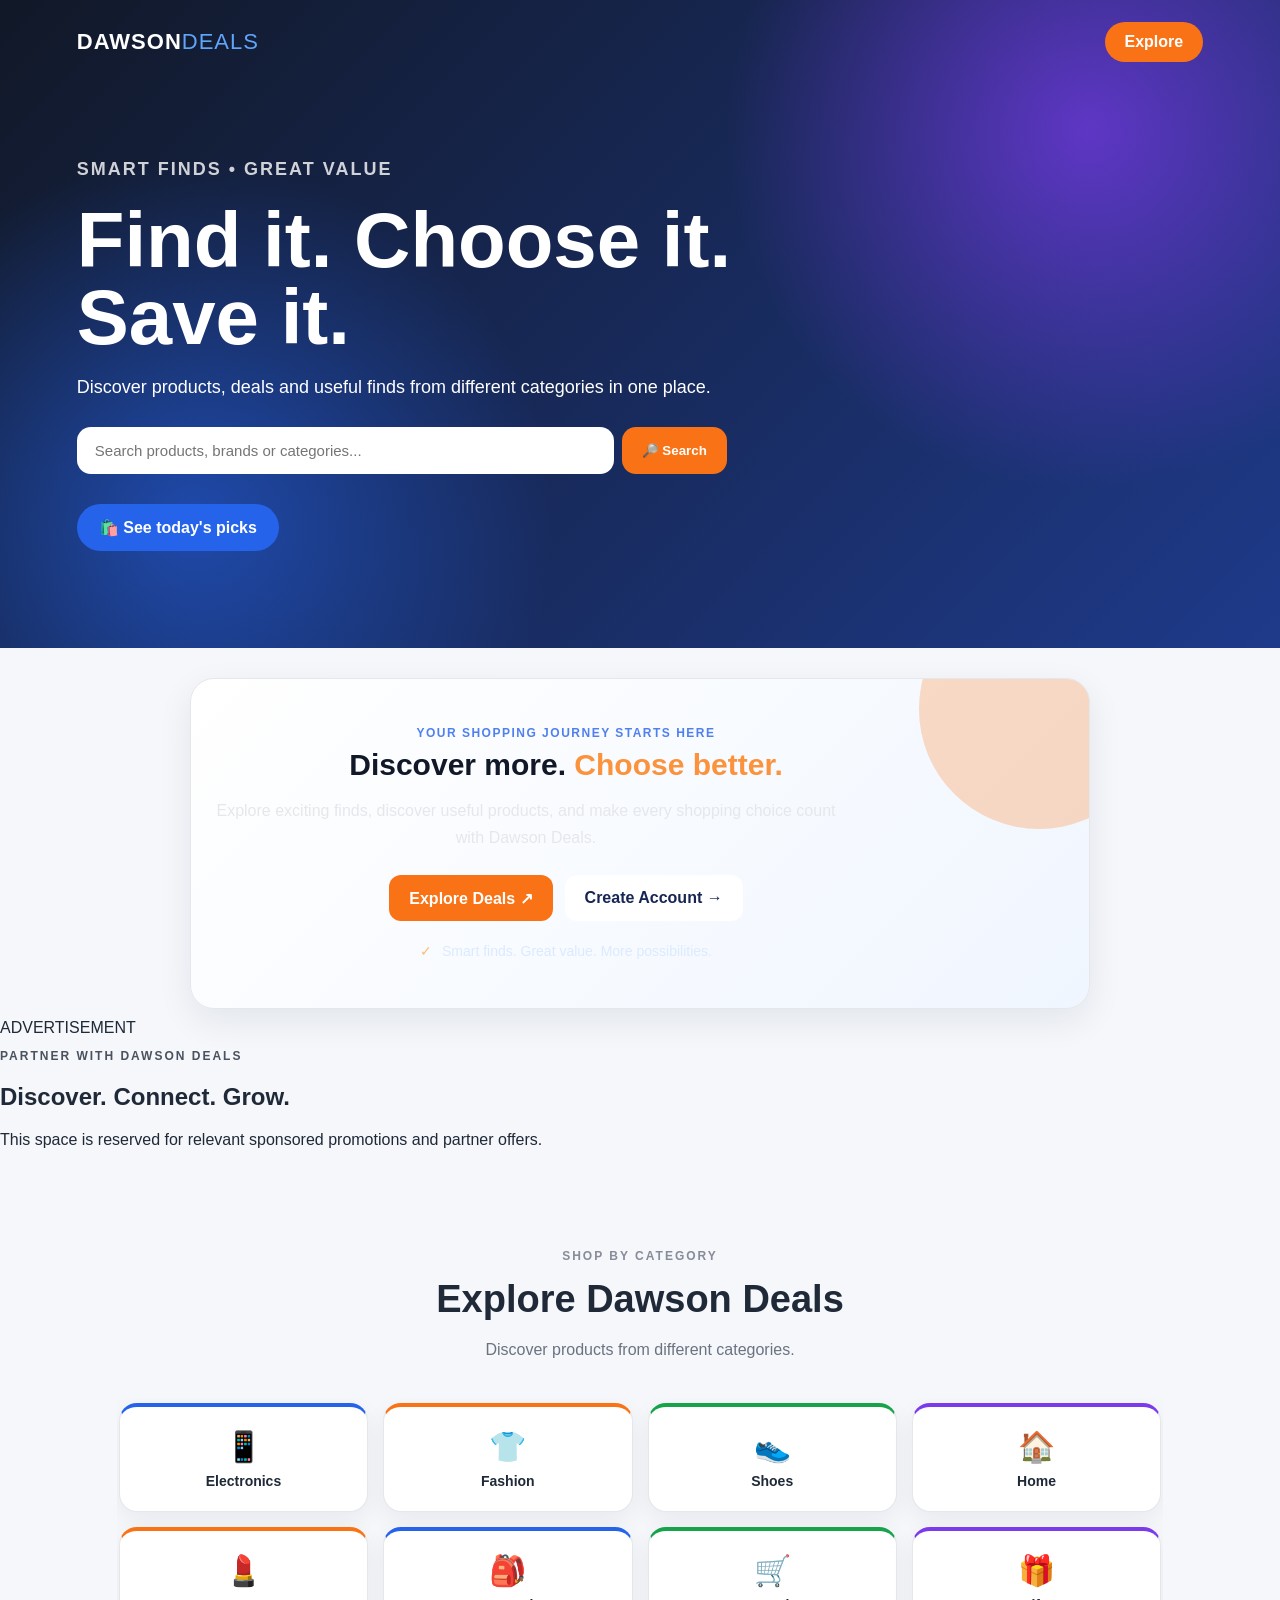
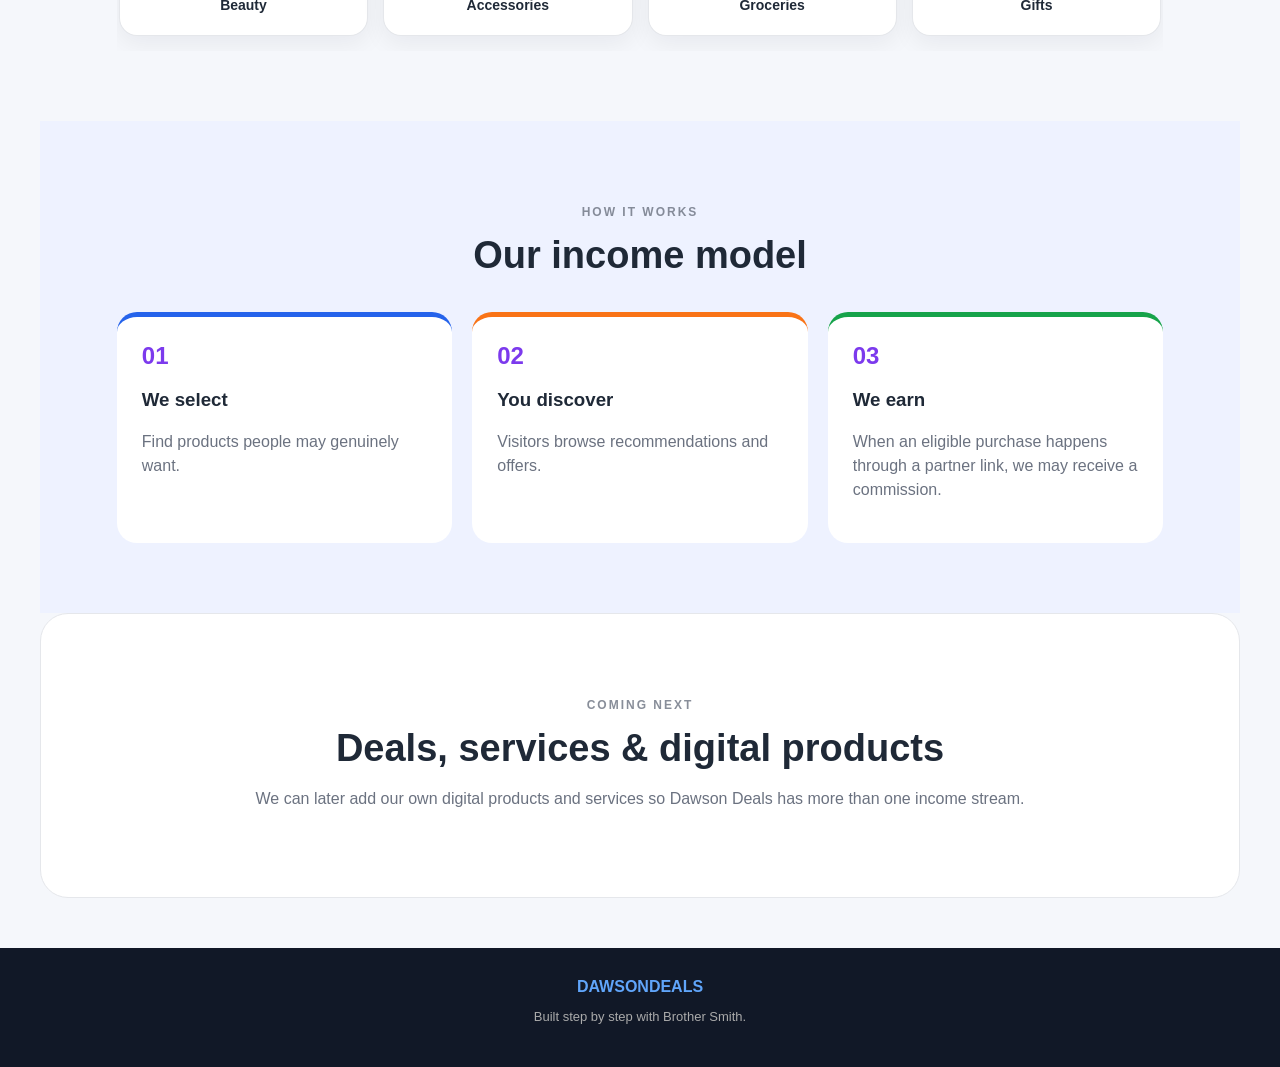
<file: index.html>
<!DOCTYPE html>
<html lang="en">
<head>
  <meta charset="UTF-8">
  <meta name="viewport" content="width=device-width, initial-scale=1.0">

  <title>Dawson Deals | Smart Finds, Better Prices</title>

  <meta
    name="description"
    content="Discover useful products, deals and opportunities from Dawson Deals."
  >

  <link rel="stylesheet" href="style.css">
</head>

<body>

  <!-- =========================
       HEADER
  ========================== -->

  <header class="hero">

    <nav>
      <div class="logo">
        DAWSON<span>DEALS</span>
      </div>

      <a href="#deals" class="nav-btn">
        Explore
      </a>  
    </nav>

    <div class="hero-content">

      <p class="eyebrow">
        SMART FINDS • GREAT VALUE
      </p>

      <h1>
        Find it. Choose it. Save it.
      </h1>

      <p>
        Discover products, deals and useful finds
        from different categories in one place.
      </p>

      <!-- SEARCH -->

      <div class="search-box">

        <input
          type="search"
          id="searchInput"
          placeholder="Search products, brands or categories..."
        >

        <button onclick="searchProducts()">
          🔎 Search
        </button>

      </div>

      <a href="#deals" class="cta">
        🛍️ See today's picks
      </a>

    </div>

  </header>

<!-- PREMIUM ACCOUNT WELCOME -->
<section class="account-welcome">
  <div class="welcome-content">
    <p class="eyebrow">YOUR SHOPPING JOURNEY STARTS HERE</p>

    <h2>
      Discover more.
      <span>Choose better.</span>
    </h2>

    <p class="welcome-description">
      Explore exciting finds, discover useful products,
      and make every shopping choice count with Dawson Deals.
    </p>

    <div class="account-actions">
      <a href="#deals" class="account-btn login-btn">
        Explore Deals &#8599;
      </a>

      <a href="signup.html" class="account-btn signup-btn">
        Create Account &#8594;
      </a>
    </div>

    <p class="welcome-note">
      <span>&#10003;</span>
      Smart finds. Great value. More possibilities.
    </p>
  </div>

</section>

  <main>

<!-- ADVERTISEMENT SPACE -->
<section class="ad-section">
  <div class="ad-label">ADVERTISEMENT</div>

  <div class="ad-content">
    <p class="eyebrow">PARTNER WITH DAWSON DEALS</p>
    <h2>Discover. Connect. Grow.</h2>
    <p>
      This space is reserved for relevant sponsored promotions
      and partner offers.
    </p>
  </div>
</section>

    <!-- =========================
         CATEGORIES
    ========================== -->

    <section class="section categories">

      <div class="section-title">

        <p class="eyebrow">
          SHOP BY CATEGORY
        </p>

        <h2>
          Explore Dawson Deals
        </h2>

        <p>
          Discover products from different categories.
        </p>

      </div>


      <div class="category-list">

        <a href="#deals" class="category">
          📱
          <span>Electronics</span>
        </a>

        <a href="#deals" class="category">
          👕
          <span>Fashion</span>
        </a>

        <a href="#deals" class="category">
          👟
          <span>Shoes</span>
        </a>

        <a href="#deals" class="category">
          🏠
          <span>Home</span>
        </a>

        <a href="#deals" class="category">
          💄
          <span>Beauty</span>
        </a>

        <a href="#deals" class="category">
          🎒
          <span>Accessories</span>
        </a>

        <a href="#deals" class="category">
          🛒
          <span>Groceries</span>
        </a>

        <a href="#deals" class="category">
          🎁
          <span>Gifts</span>
        </a>

      </div>

    </section>


    <!-- =========================
         TODAY'S DEALS
    ========================== -->

   
           

    <!-- =========================
         HOW IT WORKS
    ========================== -->

    <section class="how section">

      <div class="section-title">

        <p class="eyebrow">
          HOW IT WORKS
        </p>

        <h2>
          Our income model
        </h2>

      </div>


      <div class="steps">

        <div>
          <b>01</b>

          <h3>
            We select
          </h3>

          <p>
            Find products people may genuinely want.
          </p>
        </div>


        <div>
          <b>02</b>

          <h3>
            You discover
          </h3>

          <p>
            Visitors browse recommendations and offers.
          </p>
        </div>


        <div>
          <b>03</b>

          <h3>
            We earn
          </h3>

          <p>
            When an eligible purchase happens through
            a partner link, we may receive a commission.
          </p>
        </div>

      </div>

    </section>


    <!-- =========================
         COMING NEXT
    ========================== -->

    <section class="section join">

      <p class="eyebrow">
        COMING NEXT
      </p>

      <h2>
        Deals, services & digital products
      </h2>

      <p>
        We can later add our own digital products and
        services so Dawson Deals has more than one
        income stream.
      </p>

    </section>

  </main>


  <!-- =========================
       FOOTER
  ========================== -->

  <footer>

    <strong>
      DAWSONDEALS
    </strong>

    <p>
      Built step by step with Brother Smith.
    </p>

  </footer>


  <!-- =========================
       JAVASCRIPT
  ========================== -->

  <script>

    function showMessage() {

      alert(
        "Deal links are not connected yet. Next step: add our real affiliate partner links."
      );

    }


    function searchProducts() {

      const input =
        document.getElementById("searchInput").value.trim();

      if (input === "") {

        alert("Please enter a product or category to search.");

        return;
      }

      alert(
        "Search for \"" + input + "\" will be connected to our product system next."
      );

    }

  </script>

</body>
</html>
</file>
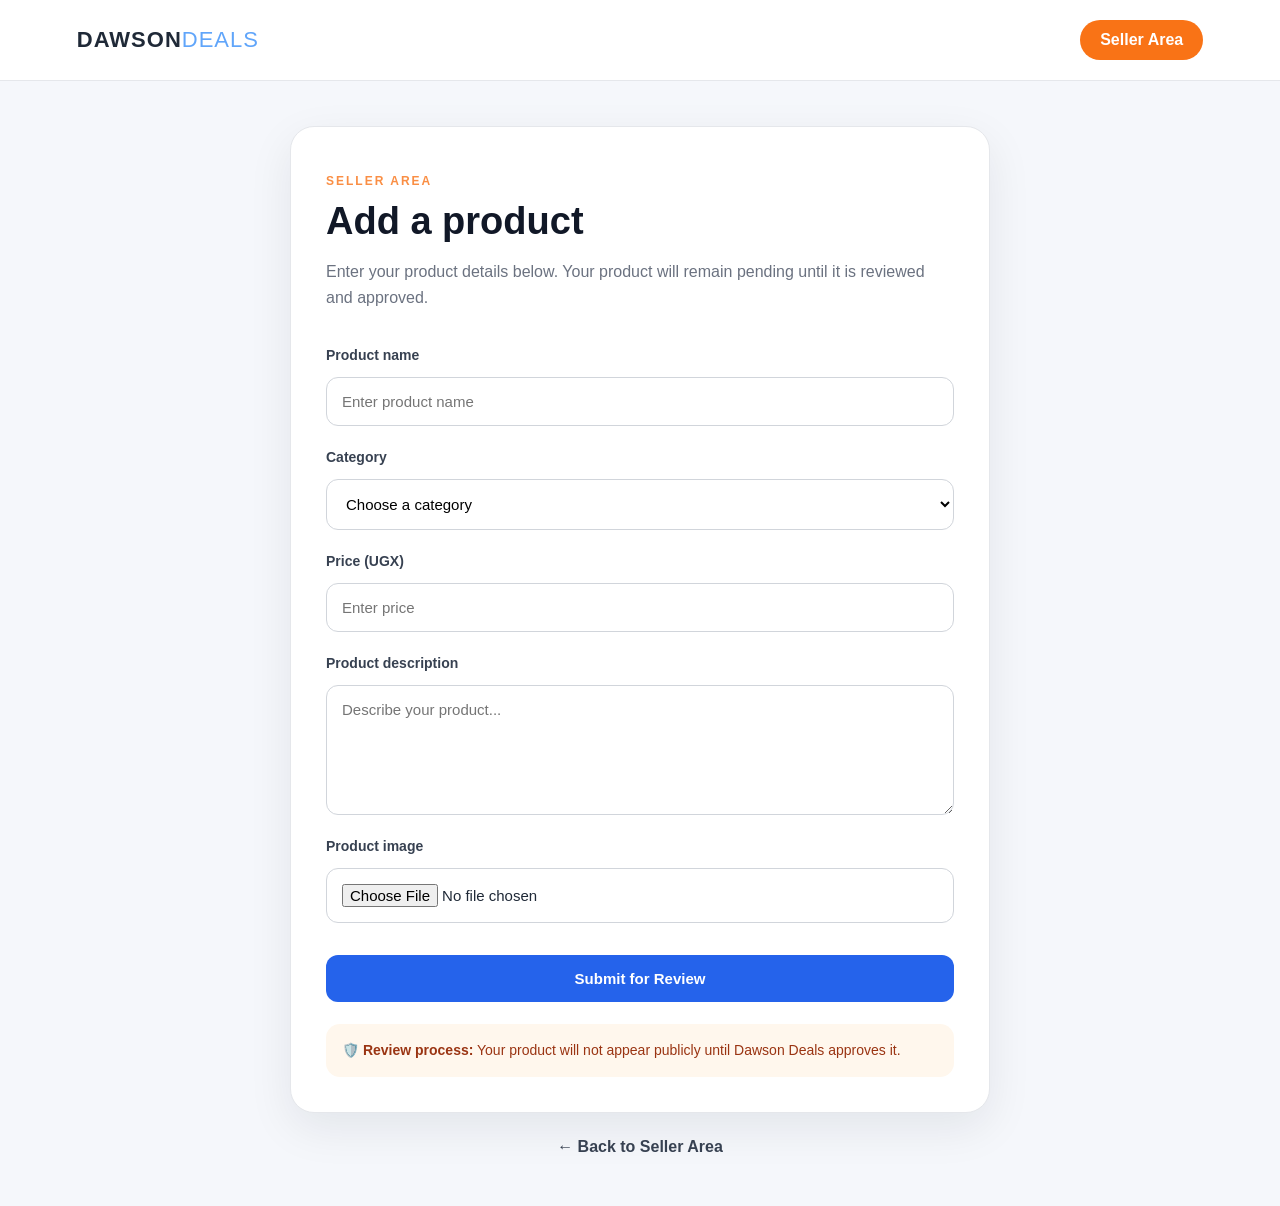
<file: add-product.html>
<!DOCTYPE html><html lang="en">
<head>
  <meta charset="UTF-8">
  <meta name="viewport" content="width=device-width, initial-scale=1.0">  <title>Add Product | Dawson Deals</title>  <link rel="stylesheet" href="style.css">
</head><body>  <main class="add-product-page"><header class="seller-header">
  <div class="logo">
    DAWSON<span>DEALS</span>
  </div>

  <a href="seller.html" class="nav-btn">
    Seller Area
  </a>
</header>


<section class="add-product-box">

  <p class="eyebrow">SELLER AREA</p>

  <h1>Add a product</h1>

  <p class="add-product-intro">
    Enter your product details below. Your product will remain
    pending until it is reviewed and approved.
  </p>


  <form id="productForm">

    <label for="productName">
      Product name
    </label>

    <input
      type="text"
      id="productName"
      placeholder="Enter product name"
      required
    >


    <label for="productCategory">
      Category
    </label>

    <select id="productCategory" required>

      <option value="">
        Choose a category
      </option>

      <option>Electronics</option>
      <option>Fashion</option>
      <option>Shoes</option>
      <option>Home</option>
      <option>Beauty</option>
      <option>Accessories</option>
      <option>Groceries</option>
      <option>Gifts</option>

    </select>


    <label for="productPrice">
      Price (UGX)
    </label>

    <input
      type="number"
      id="productPrice"
      placeholder="Enter price"
      min="0"
      required
    >


    <label for="productDescription">
      Product description
    </label>

    <textarea
      id="productDescription"
      placeholder="Describe your product..."
      rows="5"
      required
    ></textarea>


    <label for="productImage">
      Product image
    </label>

    <input
      type="file"
      id="productImage"
      accept="image/*"
      required
    >


    <button type="submit">
      Submit for Review
    </button>

  </form>


  <div class="pending-notice">
    🛡️ <strong>Review process:</strong>
    Your product will not appear publicly until Dawson Deals
    approves it.
  </div>

</section>


<a href="seller.html" class="back-home">
  ← Back to Seller Area
</a>

  </main>  <script>
    document.getElementById("productForm").addEventListener("submit", function(event) {

      event.preventDefault();

      alert("Product submission form is ready. Next we will connect it to the real pending/approval system.");

    });
  </script></body>
</html>
</file>
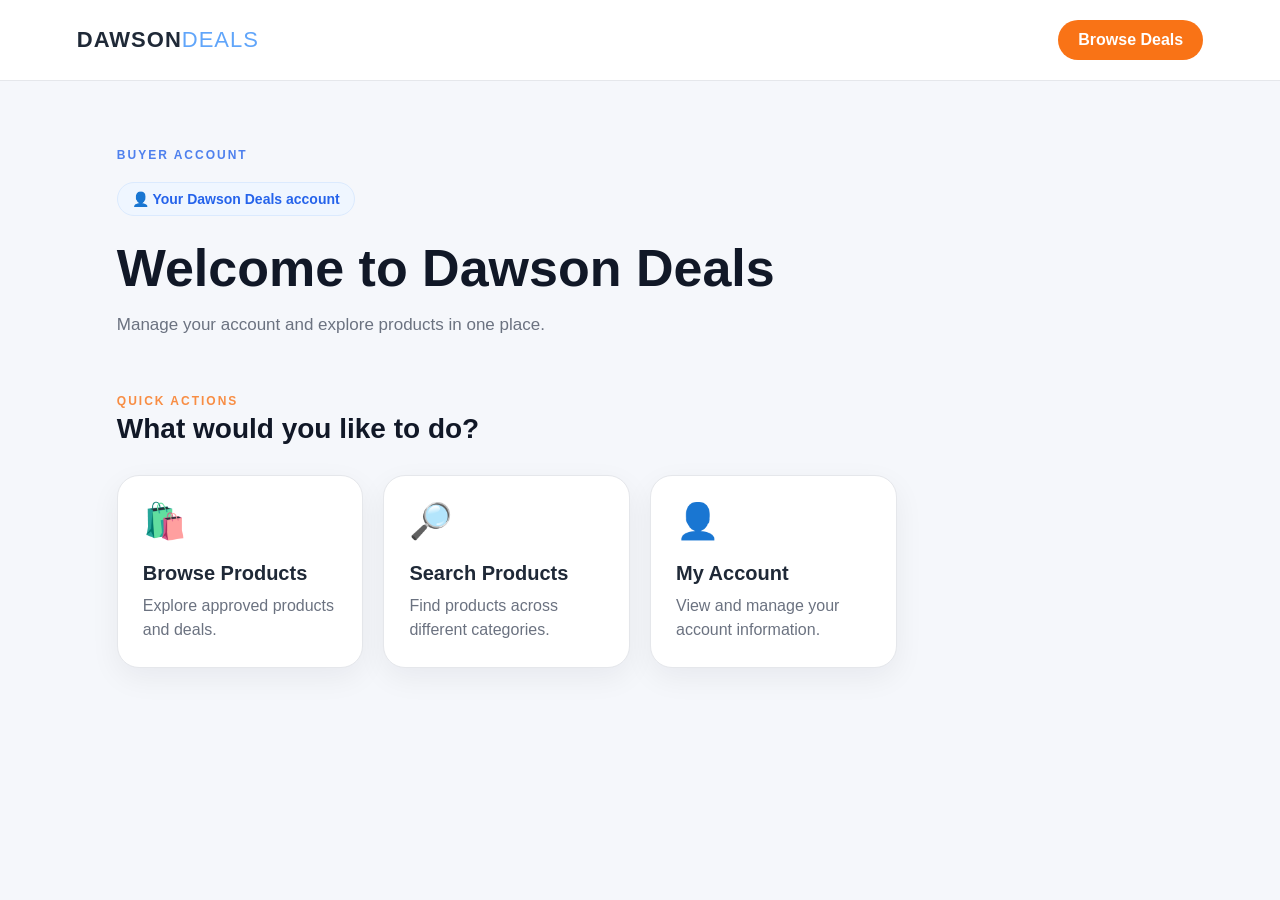
<file: dashboard.html>
<!DOCTYPE html>
<html lang="en">
<head>
  <meta charset="UTF-8">
  <meta name="viewport" content="width=device-width, initial-scale=1.0">

  <title>My Account | Dawson Deals</title>

  <link rel="stylesheet" href="style.css">
</head>

<body>

  <main class="dashboard-page">

    <header class="dashboard-header">

      <div class="logo">
        DAWSON<span>DEALS</span>
      </div>

      <a href="index.html" class="nav-btn">
        Browse Deals
      </a>

    </header>

    <section class="dashboard-welcome">

      <p class="eyebrow">BUYER ACCOUNT</p>
<p class="account-status">
  👤 Your Dawson Deals account
</p>
      <h1>Welcome to Dawson Deals</h1>

      <p>
        Manage your account and explore products in one place.
      </p>

    </section>
<div class="quick-actions-title">
  <p class="eyebrow">QUICK ACTIONS</p>
  <h2>What would you like to do?</h2>
</div>
    <section class="dashboard-grid">

      <a href="index.html" class="dashboard-card">
        <span>🛍️</span>
        <h2>Browse Products</h2>
        <p>Explore approved products and deals.</p>
      </a>

      <a href="index.html" class="dashboard-card">
        <span>🔎</span>
        <h2>Search Products</h2>
        <p>Find products across different categories.</p>
      </a>

      <a href="profile.html" class="dashboard-card">
        <span>👤</span>
        <h2>My Account</h2>
        <p>View and manage your account information.</p>
      </a>

    </section>

  </main>

</body>
</html>
</file>
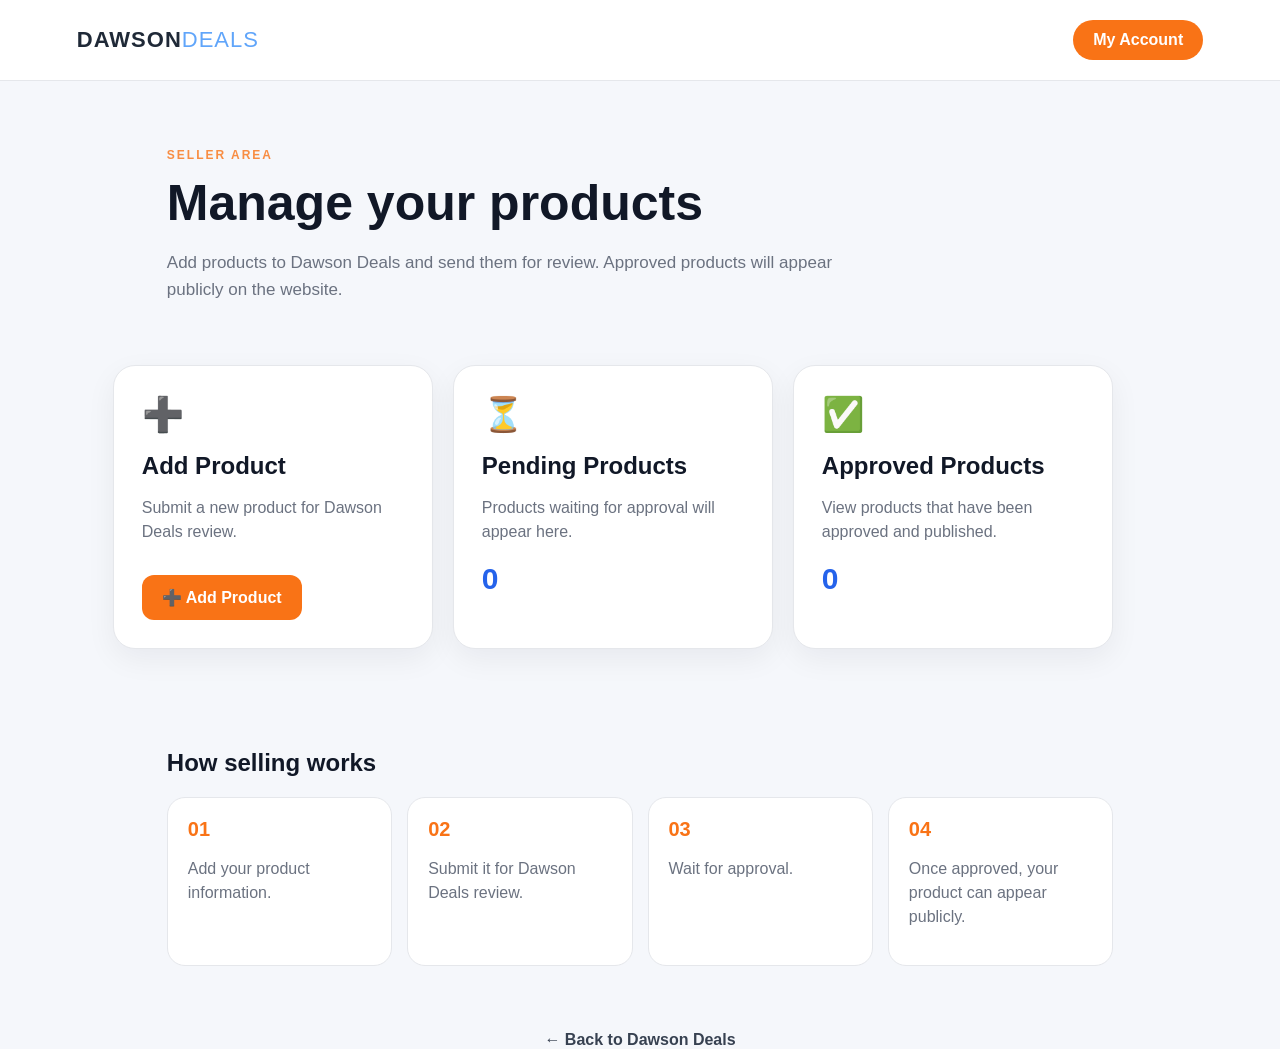
<file: seller.html>
<!DOCTYPE html><html lang="en">
<head>
  <meta charset="UTF-8">
  <meta name="viewport" content="width=device-width, initial-scale=1.0">  <title>Seller Area | Dawson Deals</title>  <link rel="stylesheet" href="style.css">
</head><body>  <main class="seller-page"><header class="seller-header">
  <div class="logo">
    DAWSON<span>DEALS</span>
  </div>

  <a href="dashboard.html" class="nav-btn">
    My Account
  </a>
</header>


<section class="seller-welcome">

  <p class="eyebrow">SELLER AREA</p>

  <h1>Manage your products</h1>

  <p>
    Add products to Dawson Deals and send them for review.
    Approved products will appear publicly on the website.
  </p>

</section>


<section class="seller-dashboard">

  <div class="seller-card">
    <span>➕</span>

    <h2>Add Product</h2>

    <p>
      Submit a new product for Dawson Deals review.
    </p>
<a href="add-product.html" class="seller-add-btn">
  ➕ Add Product
</a>
    
  </div>


  <div class="seller-card">
    <span>⏳</span>

    <h2>Pending Products</h2>

    <p>
      Products waiting for approval will appear here.
    </p>

    <div class="status-number">
      0
    </div>
  </div>


  <div class="seller-card">
    <span>✅</span>

    <h2>Approved Products</h2>

    <p>
      View products that have been approved and published.
    </p>

    <div class="status-number">
      0
    </div>
  </div>

</section>


<section class="seller-note">

  <h2>How selling works</h2>

  <div class="seller-steps">

    <div>
      <b>01</b>
      <p>Add your product information.</p>
    </div>

    <div>
      <b>02</b>
      <p>Submit it for Dawson Deals review.</p>
    </div>

    <div>
      <b>03</b>
      <p>Wait for approval.</p>
    </div>

    <div>
      <b>04</b>
      <p>Once approved, your product can appear publicly.</p>
    </div>

  </div>

</section>


<a href="index.html" class="back-home">
  ← Back to Dawson Deals
</a>

  </main>  
</body>
</html>
</file>
<file: style.css>
/* ===== PREMIUM HOMEPAGE WELCOME ===== */

.account-welcome {
  position: relative;
  max-width: 1120px;
  margin: 34px auto;
  padding: 44px clamp(22px, 5vw, 58px);
  border-radius: 26px;
  overflow: hidden;
  background: linear-gradient(
    120deg,
    #101a35 0%,
    #1e3a8a 65%,
    #2563eb 100%
  );
  color: #ffffff;
  box-shadow: 0 18px 45px rgba(17, 24, 39, 0.14);
}

.account-welcome::after {
  content: "";
  position: absolute;
  width: 240px;
  height: 240px;
  border-radius: 50%;
  right: -70px;
  top: -90px;
  background: rgba(249, 115, 22, 0.25);
  pointer-events: none;
}

.account-welcome .welcome-content {
  position: relative;
  z-index: 1;
  max-width: 700px;
}

.account-welcome .eyebrow {
  color: #fdba74;
  font-weight: 700;
  letter-spacing: 1.5px;
}

.account-welcome h2 {
  color: #ffffff;
  font-size: clamp(30px, 5vw, 48px);
  line-height: 1.1;
  margin: 10px 0 14px;
}

.account-welcome h2 span {
  color: #fb923c;
}

.account-welcome .welcome-description {
  color: #e5e7eb;
  max-width: 620px;
  line-height: 1.7;
}

.account-welcome .account-actions {
  display: flex;
  flex-wrap: wrap;
  gap: 12px;
  margin-top: 24px;
}

.account-welcome .account-btn {
  display: inline-flex;
  align-items: center;
  justify-content: center;
  min-height: 46px;
  padding: 12px 20px;
  border-radius: 12px;
  font-weight: 700;
  text-decoration: none;
  transition: transform 0.2s ease, filter 0.2s ease;
}

.account-welcome .login-btn {
  background: #f97316;
  color: #ffffff;
}

.account-welcome .signup-btn {
  background: #ffffff;
  color: #172554;
}

.account-welcome .account-btn:hover {
  transform: translateY(-2px);
  filter: brightness(1.04);
}

.account-welcome .welcome-note {
  margin-top: 22px;
  color: #dbeafe;
  font-size: 14px;
}

.account-welcome .welcome-note span {
  color: #fdba74;
  margin-right: 6px;
}

@media (max-width: 600px) {
  .account-welcome {
    margin: 22px 14px;
    padding: 30px 22px;
    border-radius: 20px;
  }

  .account-welcome .account-actions {
    flex-direction: column;
  }

  .account-welcome .account-btn {
    width: 100%;
    box-sizing: border-box;
  }
}

/* Password visibility control */

body.premium-auth .password-field {
  display: flex;
  align-items: stretch;
  gap: 8px;
  margin: 7px 0 16px;
}

body.premium-auth .password-field input {
  flex: 1;
  min-width: 0;
  margin: 0;
}

body.premium-auth .password-toggle {
  border: 1px solid #d1d5db;
  border-radius: 10px;
  background: #f3f4f6;
  color: #1f2937;
  padding: 0 12px;
  cursor: pointer;
  font-weight: 600;
}
/* =========================
   QUICK ACTIONS
========================= */

.quick-actions-title {
  max-width: 1200px;
  margin: 10px auto 0;
  padding: 0 6%;
}

.quick-actions-title .eyebrow {
  color: var(--orange);
  margin-bottom: 5px;
}

.quick-actions-title h2 {
  margin: 0 0 15px;
  color: var(--dark);
  font-size: 28px;
}

@media(max-width:600px) {
  .quick-actions-title {
    padding: 0 5%;
  }

  .quick-actions-title h2 {
    font-size: 24px;
  }
}/* =========================
   ACCOUNT STATUS
========================= */

.account-status {
  display: inline-block;
  margin: 8px 0 12px;
  padding: 8px 14px;
  border-radius: 20px;
  background: #eff6ff;
  color: var(--blue);
  font-size: 14px;
  font-weight: 800;
  border: 1px solid #dbeafe;
}/* =========================
ADD PRODUCT PAGE
========================= */

.add-product-page {
min-height: 100vh;
background: #f5f7fb;
padding-bottom: 50px;
}

.add-product-box {
width: 100%;
max-width: 700px;
margin: 45px auto 25px;
padding: 35px;
background: white;
border: 1px solid #e5e7eb;
border-radius: 24px;
box-shadow: 0 15px 45px rgba(17,24,39,.08);
}

.add-product-box .eyebrow {
color: var(--orange);
}

.add-product-box h1 {
margin: 8px 0 10px;
color: var(--dark);
font-size: 38px;
}

.add-product-intro {
color: var(--muted);
line-height: 1.6;
margin-bottom: 28px;
}

#productForm {
display: flex;
flex-direction: column;
gap: 9px;
}

#productForm label {
margin-top: 9px;
font-size: 14px;
font-weight: 800;
color: #374151;
}

#productForm input,
#productForm select,
#productForm textarea {
width: 100%;
box-sizing: border-box;
padding: 14px;
border: 1px solid #d1d5db;
border-radius: 12px;
background: white;
font-size: 15px;
outline: none;
}

#productForm textarea {
resize: vertical;
}

#productForm input:focus,
#productForm select:focus,
#productForm textarea:focus {
border-color: var(--blue);
box-shadow: 0 0 0 3px rgba(37,99,235,.12);
}

#productForm button {
margin-top: 18px;
border: 0;
padding: 15px;
border-radius: 12px;
background: var(--orange);
color: white;
font-size: 15px;
font-weight: 800;
cursor: pointer;
}

#productForm button:hover {
background: #ea580c;
}

.pending-notice {
margin-top: 22px;
padding: 16px;
border-radius: 14px;
background: #fff7ed;
color: #9a3412;
line-height: 1.5;
font-size: 14px;
}

.seller-add-btn {
display: inline-block;
margin-top: 15px;
padding: 13px 20px;
border-radius: 12px;
background: var(--orange);
color: white;
text-decoration: none;
font-weight: 800;
}

.seller-add-btn:hover {
background: #ea580c;
}

@media(max-width:600px) {
.add-product-box {
margin: 25px 5% 20px;
padding: 25px 20px;
}

.add-product-box h1 {
font-size: 30px;
}
}3/* =========================
SELLER DASHBOARD
========================= */

.seller-page {
min-height: 100vh;
background: #f5f7fb;
padding-bottom: 60px;
}

.seller-header {
display: flex;
justify-content: space-between;
align-items: center;
padding: 20px 6%;
background: white;
border-bottom: 1px solid #e5e7eb;
}

.seller-welcome {
max-width: 1100px;
margin: auto;
padding: 55px 6% 30px;
}

.seller-welcome .eyebrow {
color: var(--orange);
}

.seller-welcome h1 {
font-size: clamp(32px, 6vw, 50px);
margin: 10px 0;
color: var(--dark);
}

.seller-welcome p:last-child {
max-width: 700px;
color: var(--muted);
line-height: 1.6;
font-size: 17px;
}



.seller-card {
background: white;
padding: 28px;
border-radius: 22px;
border: 1px solid #e5e7eb;
box-shadow: 0 10px 30px rgba(17,24,39,.06);
}
.seller-dashboard {
max-width: 1100px;
margin: auto;
padding: 15px 6% 40px;
display: flex;
gap: 20px;
overflow-x: auto;
scroll-behavior: smooth;
scroll-snap-type: x mandatory;
scrollbar-width: none;
}

.seller-dashboard::-webkit-scrollbar {
display: none;
}

.seller-card {
flex: 0 0 320px;
scroll-snap-align: start;
}
.seller-card > span {
display: block;
font-size: 34px;
margin-bottom: 18px;
}

.seller-card h2 {
margin: 0 0 10px;
color: var(--dark);
}

.seller-card p {
color: var(--muted);
line-height: 1.5;
}

.seller-card button {
margin-top: 10px;
border: 0;
padding: 13px 20px;
border-radius: 12px;
background: var(--orange);
color: white;
font-weight: 800;
cursor: pointer;
}

.seller-card button:hover {
background: #ea580c;
}

.status-number {
margin-top: 18px;
font-size: 30px;
font-weight: 900;
color: var(--blue);
}

.seller-note {
max-width: 1100px;
margin: 10px auto 35px;
padding: 30px 6%;
}

.seller-note h2 {
color: var(--dark);
margin-bottom: 20px;
}

.seller-steps {
display: grid;
grid-template-columns: repeat(4, 1fr);
gap: 15px;
}

.seller-steps div {
background: white;
padding: 20px;
border-radius: 18px;
border: 1px solid #e5e7eb;
}

.seller-steps b {
color: var(--orange);
font-size: 20px;
}

.seller-steps p {
color: var(--muted);
line-height: 1.5;
}

@media(max-width:900px) {
.seller-dashboard {
grid-template-columns: 1fr;
}

.seller-steps {
grid-template-columns: repeat(2, 1fr);
}
}

@media(max-width:600px) {
.seller-header {
padding: 17px 5%;
}

.seller-welcome {
padding: 40px 5% 20px;
}

.seller-dashboard {
padding: 10px 5% 30px;
}

.seller-note {
padding: 20px 5%;
}

.seller-steps {
grid-template-columns: 1fr;
}
}/* =========================
ACCOUNT WELCOME SECTION
========================= */

.account-welcome {
max-width: 900px;
margin: 30px auto 10px;
padding: 35px 25px;
text-align: center;
background: linear-gradient(135deg, #ffffff, #f0f6ff);
border: 1px solid #e5e7eb;
border-radius: 24px;
box-shadow: 0 12px 35px rgba(17,24,39,.08);
}

.account-welcome .eyebrow {
color: var(--blue);
margin-bottom: 8px;
}

.account-welcome h2 {
margin: 8px 0;
color: var(--dark);
font-size: 30px;
}

.account-welcome > p:not(.eyebrow) {
color: var(--muted);
margin: 0 auto 22px;
line-height: 1.5;
}

.account-actions {
display: flex;
justify-content: center;
gap: 12px;
flex-wrap: wrap;
}

.account-btn {
display: inline-block;
padding: 13px 24px;
border-radius: 12px;
text-decoration: none;
font-weight: 800;
transition: transform .2s ease, box-shadow .2s ease;
}

.login-btn {
background: var(--blue);
color: white;
}

.signup-btn {
background: var(--orange);
color: white;
}

.account-btn:hover {
transform: translateY(-2px);
box-shadow: 0 8px 20px rgba(17,24,39,.12);
}

@media(max-width:600px) {
.account-welcome {
margin: 20px 5% 10px;
padding: 28px 18px;
}

.account-welcome h2 {
font-size: 25px;
}

.account-actions {
flex-direction: column;
}

.account-btn {
width: 100%;
}
}/* =========================
   PROFESSIONAL DASHBOARD
========================= */

.dashboard-page {
  min-height: 100vh;
  background: #f5f7fb;
}

.dashboard-header {
  display: flex;
  justify-content: space-between;
  align-items: center;
  padding: 20px 6%;
  background: white;
  border-bottom: 1px solid #e5e7eb;
  position: sticky;
  top: 0;
  z-index: 10;
}

.dashboard-welcome {
  max-width: 1200px;
  margin: auto;
  padding: 55px 6% 30px;
}

.dashboard-welcome .eyebrow {
  color: var(--blue);
}

.dashboard-welcome h1 {
  font-size: clamp(32px, 6vw, 52px);
  margin: 10px 0;
  color: var(--dark);
}

.dashboard-welcome p:last-child {
  color: var(--muted);
  font-size: 17px;
}

.dashboard-grid {
  max-width: 1200px;
  margin: auto;
  padding: 15px 6% 70px;

  display: grid;
  grid-template-columns: repeat(4, 1fr);
  gap: 20px;
}

.dashboard-card {
  background: white;
  color: var(--text);
  text-decoration: none;
  padding: 25px;
  min-height: 190px;
  border-radius: 22px;
  border: 1px solid #e5e7eb;
  box-shadow: 0 10px 30px rgba(17, 24, 39, .06);

  transition:
    transform .2s ease,
    box-shadow .2s ease;
}

.dashboard-card:hover {
  transform: translateY(-5px);
  box-shadow: 0 16px 38px rgba(37, 99, 235, .13);
}

.dashboard-card > span {
  display: block;
  font-size: 35px;
  margin-bottom: 20px;
}

.dashboard-card h2 {
  margin: 0 0 9px;
  font-size: 20px;
}

.dashboard-card p {
  margin: 0;
  color: var(--muted);
  line-height: 1.5;
}

.dashboard-card.seller-card {
  border-top: 5px solid var(--orange);
}

.dashboard-card.seller-card > span {
  color: var(--orange);
}

@media (max-width: 900px) {
  .dashboard-grid {
    grid-template-columns: repeat(2, 1fr);
  }
}

@media (max-width: 600px) {
  .dashboard-header {
    padding: 17px 5%;
  }

  .dashboard-header .nav-btn {
    padding: 9px 13px;
    font-size: 13px;
  }

  .dashboard-welcome {
    padding: 40px 5% 20px;
  }

  .dashboard-grid {
    grid-template-columns: 1fr;
    padding: 10px 5% 50px;
  }

  .dashboard-card {
    min-height: auto;
  }
}/* =========================
   ACCOUNT PAGES
========================= */

.auth-page {
  min-height: 100vh;
  display: flex;
  justify-content: center;
  align-items: center;
  padding: 30px 20px;
  background:
    radial-gradient(circle at 85% 15%, rgba(124, 58, 237, .18), transparent 30%),
    radial-gradient(circle at 15% 85%, rgba(37, 99, 235, .18), transparent 30%),
    #f5f7fb;
}

.auth-box {
  width: 100%;
  max-width: 480px;
  background: white;
  padding: 35px;
  border-radius: 25px;
  border: 1px solid #e5e7eb;
  box-shadow: 0 18px 50px rgba(17, 24, 39, .10);
}

.auth-logo {
  text-align: center;
  margin-bottom: 25px;
}

.auth-logo span {
  color: #2563eb;
  font-weight: 400;
}

.auth-box .eyebrow {
  text-align: center;
  color: #2563eb;
}

.auth-box h1 {
  text-align: center;
  margin: 10px 0;
  color: #111827;
}

.auth-subtitle {
  text-align: center;
  color: #6b7280;
  line-height: 1.5;
  margin-bottom: 28px;
}

#signupForm {
  display: flex;
  flex-direction: column;
  gap: 9px;
}

#signupForm label {
  font-size: 14px;
  font-weight: 700;
  color: #374151;
  margin-top: 7px;
}

#signupForm input {
  width: 100%;
  padding: 14px;
  border: 1px solid #d1d5db;
  border-radius: 12px;
  font-size: 15px;
  outline: none;
}

#signupForm input:focus {
  border-color: #2563eb;
  box-shadow: 0 0 0 3px rgba(37, 99, 235, .12);
}

#signupForm button {
  margin-top: 15px;
  border: 0;
  padding: 15px;
  border-radius: 12px;
  background: #2563eb;
  color: white;
  font-size: 15px;
  font-weight: 800;
  cursor: pointer;
}

#signupForm button:hover {
  background: #1d4ed8;
}

.auth-footer {
  text-align: center;
  color: #6b7280;
  margin-top: 22px;
}

.auth-footer a {
  color: #2563eb;
  font-weight: 800;
  text-decoration: none;
}

.back-home {
  display: block;
  text-align: center;
  margin-top: 18px;
  color: #374151;
  text-decoration: none;
  font-weight: 700;
}

@media (max-width: 550px) {
  .auth-box {
    padding: 25px 20px;
  }
}/* =========================
   SELLER SUBMISSION FORM
========================= */

.seller-section {
  background: #eef2ff;
  border-radius: 28px;
  margin-bottom: 50px;
}

.seller-box {
  max-width: 650px;
  margin: auto;
  background: white;
  padding: 28px;
  border-radius: 22px;
  border: 1px solid #e5e7eb;
  box-shadow: 0 12px 35px rgba(17, 24, 39, .08);
}

.seller-box h3 {
  margin-top: 0;
  font-size: 25px;
}

#productForm {
  display: flex;
  flex-direction: column;
  gap: 14px;
}

#productForm input,
#productForm select,
#productForm textarea {
  width: 100%;
  padding: 15px;
  border: 1px solid #d1d5db;
  border-radius: 12px;
  font-size: 15px;
  font-family: Arial, sans-serif;
  outline: none;
}

#productForm input:focus,
#productForm select:focus,
#productForm textarea:focus {
  border-color: var(--blue);
  box-shadow: 0 0 0 3px rgba(37, 99, 235, .12);
}

#productForm textarea {
  min-height: 130px;
  resize: vertical;
}

#productForm button {
  border: 0;
  padding: 15px;
  border-radius: 12px;
  background: var(--blue);
  color: white;
  font-weight: 800;
  font-size: 15px;
  cursor: pointer;
}

#productForm button:hover {
  background: var(--blue-dark);
}

.review-note {
  text-align: center;
  color: var(--muted);
  font-size: 13px;
  margin-bottom: 0;
}

@media (max-width: 750px) {
  .seller-box {
    padding: 20px;
  }
}/* =========================
   DAWSON DEALS HORIZONTAL SCROLL
========================= */

/* Categories */
.category-list {
  display: flex;
  gap: 15px;
  overflow-x: auto;
  padding: 5px 2px 15px;
  scroll-behavior: smooth;
  scroll-snap-type: x mandatory;
  scrollbar-width: none;
}

.category-list::-webkit-scrollbar {
  display: none;
}

.category {
  flex: 0 0 140px;
  min-width: 140px;
  scroll-snap-align: start;
}

/* Product cards */
.cards {
  display: flex;
  gap: 20px;
  overflow-x: auto;
  padding: 5px 4px 18px;
  scroll-behavior: smooth;
  scroll-snap-type: x mandatory;
  scrollbar-width: none;
}

.cards::-webkit-scrollbar {
  display: none;
}

.card {
  flex: 0 0 300px;
  scroll-snap-align: start;
}

/* Mobile */
@media (max-width: 750px) {
  .category {
    flex-basis: 125px;
    min-width: 125px;
  }

  .card {
    flex-basis: 285px;
  }
}/* =========================
   SEARCH BAR
========================= */

.search-box {
  display: flex;
  gap: 8px;
  max-width: 650px;
  margin: 25px 0 18px;
}

.search-box input {
  flex: 1;
  min-width: 0;
  padding: 15px 18px;
  border: 0;
  border-radius: 14px;
  outline: none;
  font-size: 15px;
}

.search-box button {
  border: 0;
  padding: 15px 20px;
  border-radius: 14px;
  background: var(--orange);
  color: white;
  font-weight: 800;
  cursor: pointer;
}

/* =========================
   CATEGORIES
========================= */

.category-list {
  display: grid;
  grid-template-columns: repeat(4, 1fr);
  gap: 15px;
}

.category {
  background: white;
  color: var(--text);
  text-decoration: none;
  border-radius: 18px;
  padding: 22px 15px;
  text-align: center;
  font-size: 30px;
  border: 1px solid #e5e7eb;
  box-shadow: 0 8px 25px rgba(17, 24, 39, .06);
  transition: transform .2s ease, box-shadow .2s ease;
}

.category span {
  display: block;
  margin-top: 9px;
  font-size: 14px;
  font-weight: 800;
}

.category:hover {
  transform: translateY(-4px);
  box-shadow: 0 12px 30px rgba(37, 99, 235, .15);
}

.category:nth-child(1) {
  border-top: 4px solid var(--blue);
}

.category:nth-child(2) {
  border-top: 4px solid var(--orange);
}

.category:nth-child(3) {
  border-top: 4px solid var(--green);
}

.category:nth-child(4) {
  border-top: 4px solid var(--purple);
}

.category:nth-child(5) {
  border-top: 4px solid var(--orange);
}

.category:nth-child(6) {
  border-top: 4px solid var(--blue);
}

.category:nth-child(7) {
  border-top: 4px solid var(--green);
}

.category:nth-child(8) {
  border-top: 4px solid var(--purple);
}

/* =========================
   MOBILE SEARCH + CATEGORIES
========================= */

@media (max-width: 750px) {

  .search-box {
    flex-direction: column;
  }

  .search-box input,
  .search-box button {
    width: 100%;
  }

  .category-list {
    display: flex;
    overflow-x: auto;
    gap: 12px;
    padding: 5px 2px 12px;
    scroll-behavior: smooth;
  }

  .category {
    min-width: 115px;
    flex-shrink: 0;
    padding: 18px 12px;
  }
}* {
  box-sizing: border-box;
}

:root {
  --blue: #2563eb;
  --blue-dark: #1d4ed8;
  --orange: #f97316;
  --green: #16a34a;
  --purple: #7c3aed;
  --dark: #111827;
  --text: #1f2937;
  --muted: #6b7280;
  --light: #f5f7fb;
  --white: #ffffff;
}

body {
  margin: 0;
  font-family: Arial, sans-serif;
  background: var(--light);
  color: var(--text);
}

/* =========================
   HERO
========================= */

.hero {
  min-height: 72vh;
  color: white;
  padding: 22px 6%;
  display: flex;
  flex-direction: column;
  background:
    radial-gradient(circle at 85% 20%, rgba(124, 58, 237, .7), transparent 30%),
    radial-gradient(circle at 15% 80%, rgba(37, 99, 235, .6), transparent 30%),
    linear-gradient(135deg, #111827, #1e3a8a);
}

nav {
  display: flex;
  justify-content: space-between;
  align-items: center;
}

.logo {
  font-weight: 900;
  letter-spacing: 1px;
  font-size: 22px;
}

.logo span {
  font-weight: 400;
  color: #60a5fa;
}

.nav-btn {
  color: white;
  background: var(--orange);
  text-decoration: none;
  padding: 11px 20px;
  border-radius: 30px;
  font-weight: 700;
}

.hero-content {
  max-width: 720px;
  margin: auto 0;
  padding: 55px 0;
}

.eyebrow {
  font-size: 12px;
  letter-spacing: 2px;
  font-weight: 800;
  opacity: .8;
}

.hero h1 {
  font-size: clamp(42px, 10vw, 78px);
  line-height: .98;
  margin: 16px 0;
}

.hero p {
  font-size: 18px;
  line-height: 1.6;
}

.cta {
  display: inline-block;
  margin-top: 12px;
  color: white;
  background: var(--blue);
  text-decoration: none;
  padding: 14px 22px;
  border-radius: 30px;
  font-weight: 800;
}

/* =========================
   SECTIONS
========================= */

.section {
  padding: 70px 6%;
  max-width: 1200px;
  margin: auto;
}

.section-title {
  text-align: center;
  max-width: 650px;
  margin: 0 auto 35px;
}

.section-title h2,
.join h2 {
  font-size: 38px;
  margin: 8px 0 12px;
}

.section-title p,
.join p {
  color: var(--muted);
  line-height: 1.6;
}

/* =========================
   PRODUCT CARDS
========================= */

.cards {
  display: grid;
  grid-template-columns: repeat(3, 1fr);
  gap: 20px;
}

.card {
  background: var(--white);
  border-radius: 22px;
  padding: 18px;
  box-shadow: 0 10px 35px rgba(17, 24, 39, .08);
  border: 1px solid #e5e7eb;
  transition: transform .2s ease, box-shadow .2s ease;
}

.card:hover {
  transform: translateY(-5px);
  box-shadow: 0 16px 40px rgba(37, 99, 235, .15);
}

.placeholder {
  height: 180px;
  border-radius: 16px;
  display: grid;
  place-items: center;
  font-size: 58px;
  background: linear-gradient(135deg, #dbeafe, #ede9fe);
}

.card h3 {
  font-size: 21px;
  margin: 18px 0 8px;
}

.card p {
  color: var(--muted);
  line-height: 1.5;
}

.card button {
  width: 100%;
  border: 0;
  border-radius: 12px;
  padding: 13px;
  background: var(--blue);
  color: white;
  font-weight: 700;
  cursor: pointer;
  transition: background .2s ease;
}

.card button:hover {
  background: var(--blue-dark);
}

/* Different category accents */

.card:nth-child(2) .placeholder {
  background: linear-gradient(135deg, #ffedd5, #fef3c7);
}

.card:nth-child(3) .placeholder {
  background: linear-gradient(135deg, #dcfce7, #dbeafe);
}

/* =========================
   HOW IT WORKS
========================= */

.how {
  background: #eef2ff;
}

.steps {
  display: grid;
  grid-template-columns: repeat(3, 1fr);
  gap: 20px;
}

.steps > div {
  background: white;
  border-radius: 20px;
  padding: 25px;
  border-top: 5px solid var(--blue);
}

.steps > div:nth-child(2) {
  border-top-color: var(--orange);
}

.steps > div:nth-child(3) {
  border-top-color: var(--green);
}

.steps b {
  color: var(--purple);
  font-size: 24px;
}

.steps p {
  color: var(--muted);
  line-height: 1.5;
}

/* =========================
   JOIN / FUTURE
========================= */

.join {
  text-align: center;
  background: white;
  border-radius: 28px;
  margin-bottom: 50px;
  border: 1px solid #e5e7eb;
}

/* =========================
   FOOTER
========================= */

footer {
  text-align: center;
  padding: 30px;
  background: var(--dark);
  color: white;
}

footer strong {
  color: #60a5fa;
}

footer p {
  color: #aaa;
  font-size: 13px;
}

/* =========================
   MOBILE
========================= */

@media (max-width: 750px) {

  .hero {
    min-height: 80vh;
    padding: 20px 5%;
  }

  .hero h1 {
    font-size: 48px;
  }

  .hero-content {
    padding: 35px 0;
  }

  .cards,
  .steps {
    grid-template-columns: 1fr;
  }

  .section {
    padding: 55px 5%;
  }

  .section-title h2,
  .join h2 {
    font-size: 32px;
  }

  .placeholder {
    height: 200px;
  }

/* =================================
   DAWSON DEALS PREMIUM AUTH BACKDROP
================================= */

body.premium-auth {
  min-height: 100vh;
  position: relative;
  isolation: isolate;
  overflow-x: hidden;
  background: #101827;
}

.auth-slideshow {
  position: fixed;
  inset: 0;
  z-index: -1;
  overflow: hidden;
  background: #101827;
}

.auth-slide {
  position: absolute;
  inset: 0;
  background-size: cover;
  background-position: center;
  background-repeat: no-repeat;
  opacity: 0;
  transform: scale(1.04);
  transition: opacity 1.5s ease, transform 6s ease;
}

.auth-slide.active {
  opacity: 1;
  transform: scale(1);
}

.auth-slideshow::after {
  content: "";
  position: absolute;
  inset: 0;
  background:
    linear-gradient(
      135deg,
      rgba(9, 18, 38, 0.82),
      rgba(13, 25, 48, 0.55),
      rgba(249, 115, 22, 0.24)
    );
}

body.premium-auth .auth-page {
  position: relative;
  z-index: 1;
  min-height: 100vh;
  display: flex;
  align-items: center;
  justify-content: center;
  padding: 28px 16px;
  box-sizing: border-box;
}

body.premium-auth .auth-box {
  width: 100%;
  max-width: 440px;
  box-sizing: border-box;
  padding: 32px 26px;
  border: 1px solid rgba(255, 255, 255, 0.35);
  border-radius: 24px;
  background: rgba(255, 255, 255, 0.94);
  box-shadow: 0 24px 80px rgba(0, 0, 0, 0.35);
  backdrop-filter: blur(16px);
  -webkit-backdrop-filter: blur(16px);
  animation: authCardEnter 0.8s ease both;
}

body.premium-auth .auth-box input {
  width: 100%;
  box-sizing: border-box;
  border-radius: 12px;
  padding: 13px 14px;
  margin: 7px 0 16px;
}

body.premium-auth .auth-box button[type="submit"] {
  width: 100%;
  border: 0;
  border-radius: 12px;
  padding: 14px;
  font-weight: 700;
  cursor: pointer;
  transition: transform 0.2s ease, filter 0.2s ease;
}

body.premium-auth .auth-box button[type="submit"]:hover {
  transform: translateY(-2px);
  filter: brightness(1.05);
}

body.premium-auth .auth-logo {
  letter-spacing: 1.5px;
}

@keyframes authCardEnter {
  from {
    opacity: 0;
    transform: translateY(18px);
  }
  to {
    opacity: 1;
    transform: translateY(0);
  }
}

@media (max-width: 480px) {
  body.premium-auth .auth-box {
    padding: 27px 20px;
    border-radius: 20px;
  }
}

@media (prefers-reduced-motion: reduce) {
  .auth-slide,
  body.premium-auth .auth-box,
  body.premium-auth .auth-box button[type="submit"] {
    transition: none;
    animation: none;
  }
}

/* Password strength meter */

.password-strength {
  margin: -8px 0 16px;
}

.strength-track {
  height: 6px;
  background: #e5e7eb;
  border-radius: 20px;
  overflow: hidden;
}

.strength-fill {
  width: 0;
  height: 100%;
  background: #9ca3af;
  transition: width 0.25s ease, background 0.25s ease;
}

#strengthText {
  margin: 6px 0 0;
  color: #6b7280;
  font-size: 12px;
}

/* ===== DAWSON DEALS ADVERTISEMENT SPACE ===== */

.ad-section {
  position: relative;
  max-width: 1120px;
  min-height: 180px;
  box-sizing: border-box;
  margin: 35px auto;
  padding: 38px 30px;
  overflow: hidden;
  border: 1px dashed #cbd5e1;
  border-radius: 22px;
  background: linear-gradient(120deg, #f8fafc, #eff6ff);
  text-align: center;
}

.ad-label {
  position: absolute;
  top: 12px;
  right: 14px;
  padding: 5px 10px;
  border-radius: 6px;
  background: #e2e8f0;
  color: #475569;
  font-size: 10px;
  font-weight: 800;
  letter-spacing: 1.3px;
}

.ad-content {
  max-width: 650px;
  margin: 0 auto;
}

.ad-content .eyebrow {
  color: #ea580c;
  font-weight: 800;
  letter-spacing: 1.5px;
  font-size: 12px;
}

.ad-content h2 {
  margin: 10px 0;
  color: #172554;
  font-size: clamp(24px, 4vw, 34px);
}

.ad-content > p:last-child {
  color: #64748b;
  line-height: 1.7;
  font-size: 14px;
}

@media (max-width: 600px) {
  .ad-section {
    margin: 24px 14px;
    padding: 42px 18px 25px;
    border-radius: 18px;
  }
}
</file>
